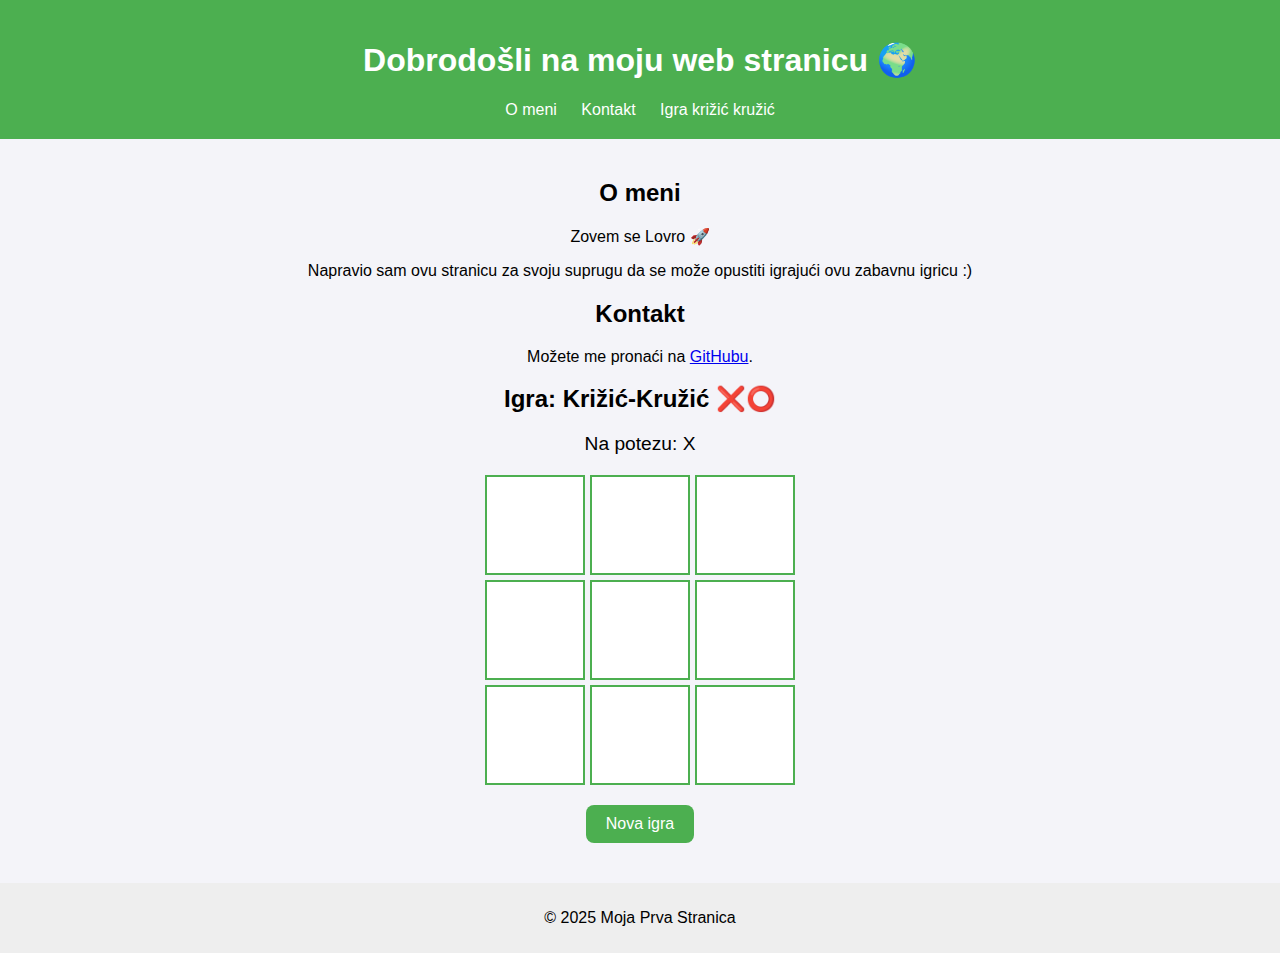
<file: index.html>
<!DOCTYPE html>
<html lang="hr">
<head>
  <meta charset="UTF-8" />
  <meta name="viewport" content="width=device-width, initial-scale=1.0" />
  <title>Križić Kružić antistres igrica</title>
  <style>
    body {
      font-family: Arial, sans-serif;
      background: #f4f4f9;
      margin: 0;
      padding: 0;
      text-align: center;
    }

    header {
      background: #4CAF50;
      color: white;
      padding: 20px;
    }

    nav a {
      margin: 0 10px;
      color: white;
      text-decoration: none;
    }

    main {
      padding: 20px;
    }

    /* Stil za igru */
    .board {
      display: grid;
      grid-template-columns: repeat(3, 100px);
      grid-template-rows: repeat(3, 100px);
      gap: 5px;
      justify-content: center;
      margin: 20px auto;
    }

    .cell {
      background: white;
      border: 2px solid #4CAF50;
      font-size: 2rem;
      display: flex;
      justify-content: center;
      align-items: center;
      cursor: pointer;
    }

    .cell.taken {
      cursor: not-allowed;
      background: #eee;
    }

    #status {
      font-size: 1.2rem;
      margin: 15px 0;
    }

    button {
      padding: 10px 20px;
      border: none;
      background: #4CAF50;
      color: white;
      font-size: 1rem;
      border-radius: 8px;
      cursor: pointer;
    }

    button:hover {
      background: #45a049;
    }

    footer {
      background: #eee;
      padding: 10px;
      margin-top: 20px;
    }
  </style>
</head>
<body>
  <header>
    <h1>Dobrodošli na moju web stranicu 🌍</h1>
    <nav>
      <a href="#about">O meni</a>
      <a href="#contact">Kontakt</a>
      <a href="#game">Igra križić kružić</a>
    </nav>
  </header>

  <main>
    <section id="about">
      <h2>O meni</h2>
      <p>Zovem se Lovro 🚀</p>
      <p>Napravio sam ovu stranicu za svoju suprugu da se može opustiti igrajući ovu zabavnu igricu :)</p>
    </section>

    <section id="contact">
      <h2>Kontakt</h2>
      <p>Možete me pronaći na <a href="https://github.com/">GitHubu</a>.</p>
    </section>

    <section id="game">
      <h2>Igra: Križić-Kružić ❌⭕</h2>
      <div id="status">Na potezu: X</div>
      <div class="board" id="board"></div>
      <button onclick="resetGame()">Nova igra</button>
    </section>
  </main>

  <footer>
    <p>© 2025 Moja Prva Stranica</p>
  </footer>

  <script>
    const board = document.getElementById("board");
    const statusText = document.getElementById("status");
    let currentPlayer = "X";
    let gameActive = true;
    let cells = Array(9).fill("");

    // Kreiraj 9 polja
    for (let i = 0; i < 9; i++) {
      const cell = document.createElement("div");
      cell.classList.add("cell");
      cell.addEventListener("click", () => makeMove(i, cell));
      board.appendChild(cell);
    }

    function makeMove(index, cell) {
      if (!gameActive || cells[index] !== "") return;
      cells[index] = currentPlayer;
      cell.textContent = currentPlayer;
      cell.classList.add("taken");

      if (checkWinner()) {
        statusText.textContent = `Pobjednik: ${currentPlayer}! 🎉`;
        gameActive = false;
        return;
      }

      if (!cells.includes("")) {
        statusText.textContent = "Neriješeno! 🤝";
        gameActive = false;
        return;
      }

      currentPlayer = currentPlayer === "X" ? "O" : "X";
      statusText.textContent = `Na potezu: ${currentPlayer}`;
    }

    function checkWinner() {
      const winPatterns = [
        [0,1,2], [3,4,5], [6,7,8], // redovi
        [0,3,6], [1,4,7], [2,5,8], // kolone
        [0,4,8], [2,4,6]           // dijagonale
      ];
      return winPatterns.some(pattern => {
        return pattern.every(i => cells[i] === currentPlayer);
      });
    }

    function resetGame() {
      cells = Array(9).fill("");
      board.innerHTML = "";
      gameActive = true;
      currentPlayer = "X";
      statusText.textContent = `Na potezu: ${currentPlayer}`;

      for (let i = 0; i < 9; i++) {
        const cell = document.createElement("div");
        cell.classList.add("cell");
        cell.addEventListener("click", () => makeMove(i, cell));
        board.appendChild(cell);
      }
    }
  </script>
</body>
</html>
</file>
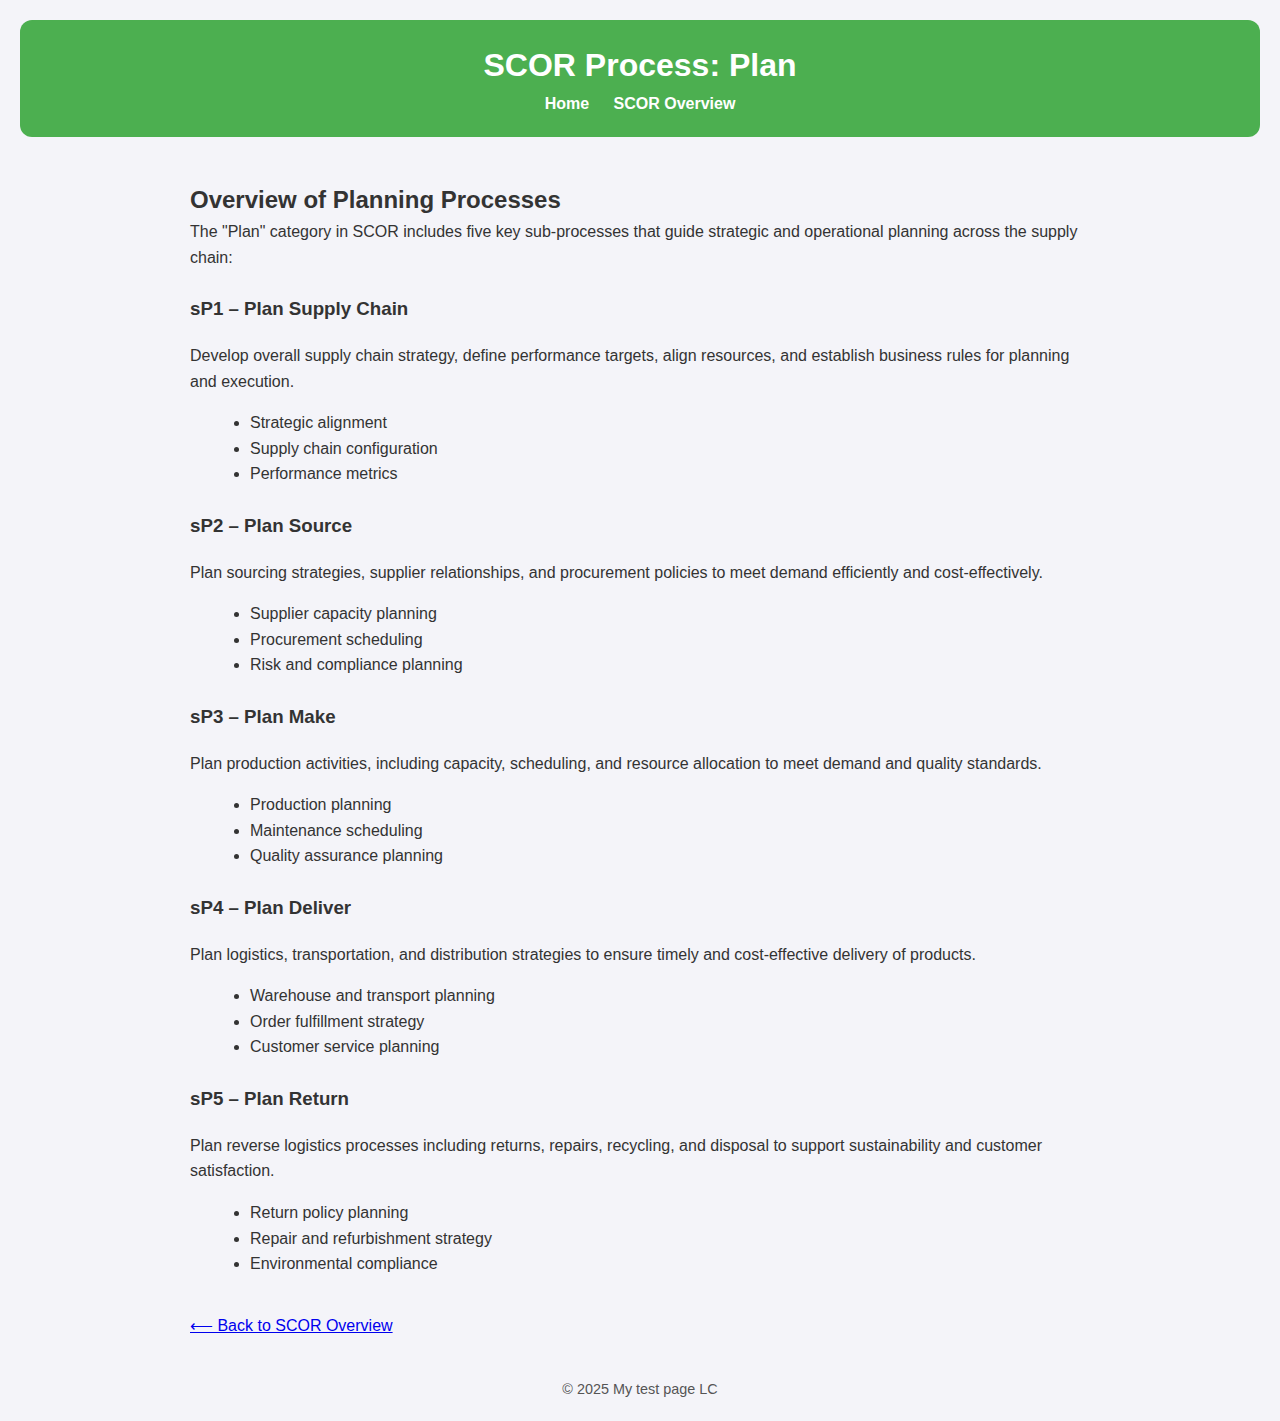
<file: plan.html>
<!DOCTYPE html>
<html lang="en">
<head>
  <meta charset="UTF-8" />
  <meta name="viewport" content="width=device-width, initial-scale=1.0" />
  <title>SCOR – Plan Processes</title>
  <link rel="stylesheet" href="style.css" />
  <style>
    .content { max-width: 900px; margin: 0 auto; padding: 20px; }
    .back { margin-top: 20px; display: inline-block; }
    h2, h3 { margin-top: 24px; }
    ul { margin-left: 20px; }
  </style>
</head>
<body>
  <header>
    <h1>SCOR Process: Plan</h1>
    <nav>
      <a href="index.html">Home</a>
      <a href="scor.html">SCOR Overview</a>
    </nav>
  </header>

  <main class="content">
    <h2>Overview of Planning Processes</h2>
    <p>The "Plan" category in SCOR includes five key sub-processes that guide strategic and operational planning across the supply chain:</p>

    <h3>sP1 – Plan Supply Chain</h3>
    <p>Develop overall supply chain strategy, define performance targets, align resources, and establish business rules for planning and execution.</p>
    <ul>
      <li>Strategic alignment</li>
      <li>Supply chain configuration</li>
      <li>Performance metrics</li>
    </ul>

    <h3>sP2 – Plan Source</h3>
    <p>Plan sourcing strategies, supplier relationships, and procurement policies to meet demand efficiently and cost-effectively.</p>
    <ul>
      <li>Supplier capacity planning</li>
      <li>Procurement scheduling</li>
      <li>Risk and compliance planning</li>
    </ul>

    <h3>sP3 – Plan Make</h3>
    <p>Plan production activities, including capacity, scheduling, and resource allocation to meet demand and quality standards.</p>
    <ul>
      <li>Production planning</li>
      <li>Maintenance scheduling</li>
      <li>Quality assurance planning</li>
    </ul>

    <h3>sP4 – Plan Deliver</h3>
    <p>Plan logistics, transportation, and distribution strategies to ensure timely and cost-effective delivery of products.</p>
    <ul>
      <li>Warehouse and transport planning</li>
      <li>Order fulfillment strategy</li>
      <li>Customer service planning</li>
    </ul>

    <h3>sP5 – Plan Return</h3>
    <p>Plan reverse logistics processes including returns, repairs, recycling, and disposal to support sustainability and customer satisfaction.</p>
    <ul>
      <li>Return policy planning</li>
      <li>Repair and refurbishment strategy</li>
      <li>Environmental compliance</li>
    </ul>

    <a class="back" href="scor.html">⟵ Back to SCOR Overview</a>
  </main>

  <footer>
    <p>© 2025 My test page LC</p>
  </footer>
</body>
</html>
</file>
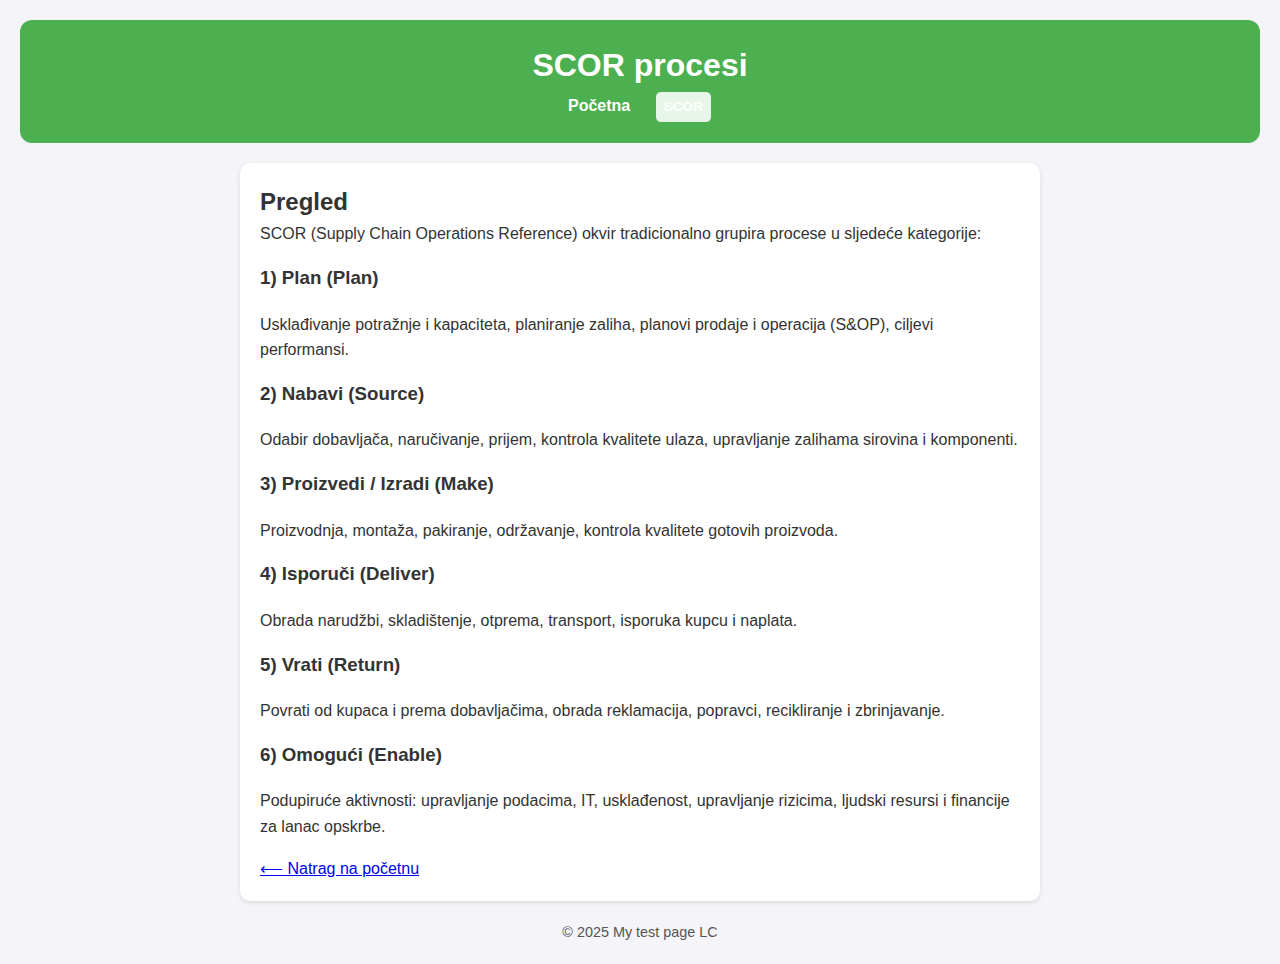
<file: scor.html>
<!DOCTYPE html>
<html lang="hr">
<head>
  <meta charset="UTF-8" />
  <meta name="viewport" content="width=device-width, initial-scale=1.0" />
  <title>SCOR procesi – sažetak</title>
  <link rel="stylesheet" href="style.css" />
  <style>
    .scor-list { max-width: 900px; margin: 0 auto; text-align: left; }
    .scor-list h3 { margin-top: 16px; }
    .tag { display:inline-block; padding:4px 8px; border-radius:6px; background:#e8f5e9; border:1px solid #4CAF50; font-size:.85rem; }
    .back { display:inline-block; margin-top: 16px; }
  </style>
</head>
<body>
  <header>
    <h1>SCOR procesi</h1>
    <nav>
      <a href="index.html">Početna</a>
      <a href="scor.html" class="tag">SCOR</a>
    </nav>
  </header>

  <main>
    <section class="scor-list">
      <h2>Pregled</h2>
      <p>
        SCOR (Supply Chain Operations Reference) okvir tradicionalno grupira procese u sljedeće kategorije:
      </p>

      <h3>1) Plan (Plan)</h3>
      <p>Usklađivanje potražnje i kapaciteta, planiranje zaliha, planovi prodaje i operacija (S&OP), ciljevi performansi.</p>

      <h3>2) Nabavi (Source)</h3>
      <p>Odabir dobavljača, naručivanje, prijem, kontrola kvalitete ulaza, upravljanje zalihama sirovina i komponenti.</p>

      <h3>3) Proizvedi / Izradi (Make)</h3>
      <p>Proizvodnja, montaža, pakiranje, održavanje, kontrola kvalitete gotovih proizvoda.</p>

      <h3>4) Isporuči (Deliver)</h3>
      <p>Obrada narudžbi, skladištenje, otprema, transport, isporuka kupcu i naplata.</p>

      <h3>5) Vrati (Return)</h3>
      <p>Povrati od kupaca i prema dobavljačima, obrada reklamacija, popravci, recikliranje i zbrinjavanje.</p>

      <h3>6) Omogući (Enable)</h3>
      <p>Podupiruće aktivnosti: upravljanje podacima, IT, usklađenost, upravljanje rizicima, ljudski resursi i financije za lanac opskrbe.</p>

      <p class="back"><a href="index.html">⟵ Natrag na početnu</a></p>
    </section>
  </main>

  <footer>
    <p>© 2025 My test page LC</p>
  </footer>
</body>
</html>
</file>
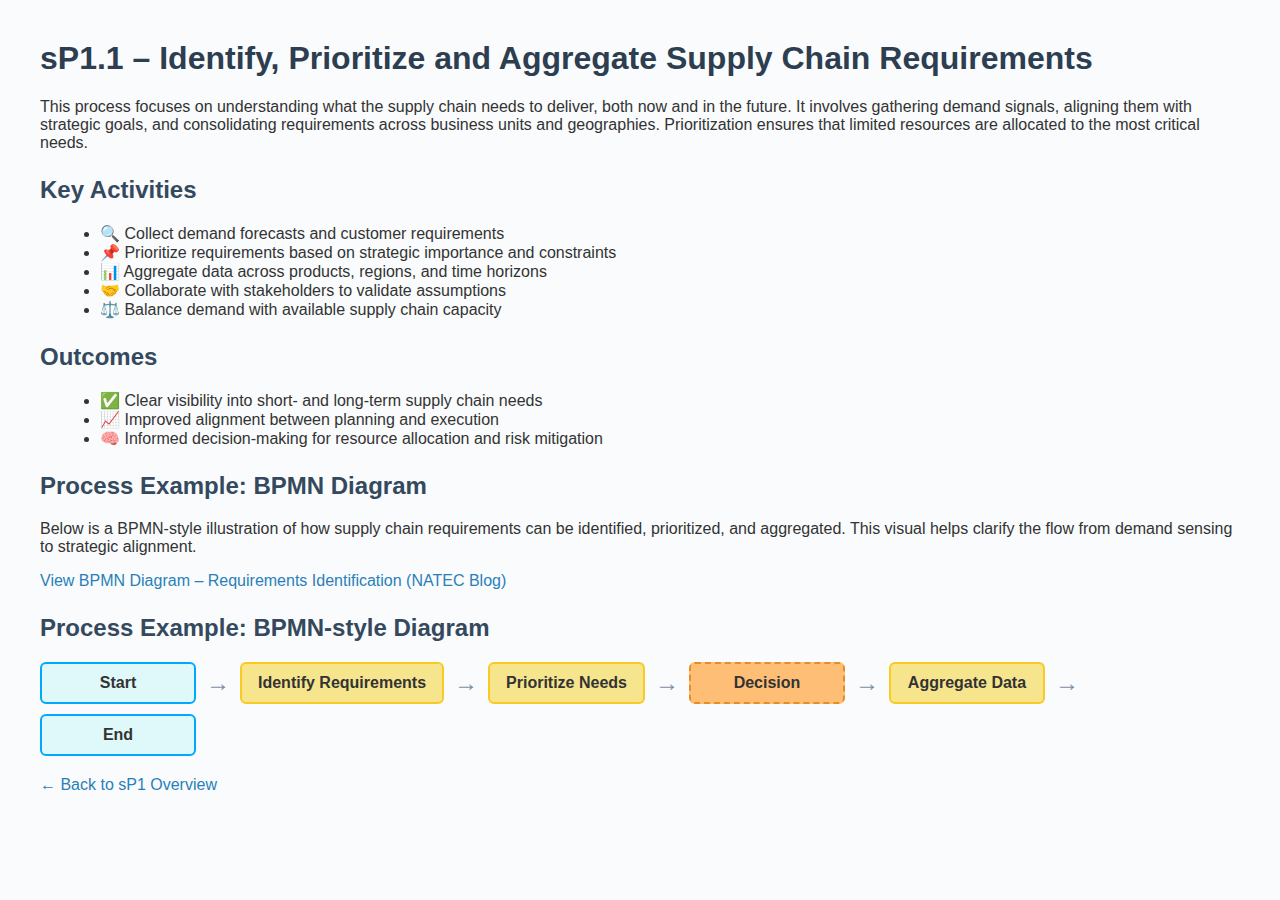
<file: sP1.1.html>
<!DOCTYPE html>
<html lang="en">
<head>
  <meta charset="UTF-8" />
  <meta name="viewport" content="width=device-width, initial-scale=1.0" />
  <title>sP1.1 – Identify, Prioritize and Aggregate Supply Chain Requirements</title>
  <style>
    body {
      font-family: 'Segoe UI', Tahoma, Geneva, Verdana, sans-serif;
      margin: 40px;
      background-color: #f9fbfc;
      color: #333;
    }
    h1 {
      color: #2c3e50;
    }
    h2 {
      margin-top: 24px;
      color: #34495e;
    }
    ul {
      margin-left: 20px;
    }
    a {
      color: #2980b9;
      text-decoration: none;
    }
    a:hover {
      text-decoration: underline;
    }
    .back-link {
      margin-top: 20px;
      display: inline-block;
    } 
    .bpmn-diagram {
  display: flex;
  align-items: center;
  flex-wrap: wrap;
  gap: 10px;
  margin-top: 20px;
}

.bpmn-event, .bpmn-task, .bpmn-gateway {
  padding: 10px 16px;
  border-radius: 6px;
  font-weight: bold;
  text-align: center;
  min-width: 120px;
}

.bpmn-event {
  background-color: #dff9fb;
  border: 2px solid #00a8ff;
}

.bpmn-task {
  background-color: #f6e58d;
  border: 2px solid #f9ca24;
}

.bpmn-gateway {
  background-color: #ffbe76;
  border: 2px dashed #e58e26;
}

.bpmn-arrow {
  font-size: 24px;
  color: #7f8fa6;
}

  </style>
</head>
<body>

  <h1>sP1.1 – Identify, Prioritize and Aggregate Supply Chain Requirements</h1>

  <p>
    This process focuses on understanding what the supply chain needs to deliver, both now and in the future.
    It involves gathering demand signals, aligning them with strategic goals, and consolidating requirements across business units and geographies.
    Prioritization ensures that limited resources are allocated to the most critical needs.
  </p>

  <h2>Key Activities</h2>
  <ul>
    <li>🔍 Collect demand forecasts and customer requirements</li>
    <li>📌 Prioritize requirements based on strategic importance and constraints</li>
    <li>📊 Aggregate data across products, regions, and time horizons</li>
    <li>🤝 Collaborate with stakeholders to validate assumptions</li>
    <li>⚖️ Balance demand with available supply chain capacity</li>
  </ul>

  <h2>Outcomes</h2>
  <ul>
    <li>✅ Clear visibility into short- and long-term supply chain needs</li>
    <li>📈 Improved alignment between planning and execution</li>
    <li>🧠 Informed decision-making for resource allocation and risk mitigation</li>
  </ul>

  <h2>Process Example: BPMN Diagram</h2>
<p>
  Below is a BPMN-style illustration of how supply chain requirements can be identified, prioritized, and aggregated. 
  This visual helps clarify the flow from demand sensing to strategic alignment.
</p>

<p>
  <a href="https://blog.natec.tech/bpmn-in-the-framework-of-requirements-identification-holistic-360-view-of-the-project/" target="_blank">
    View BPMN Diagram – Requirements Identification (NATEC Blog)
  </a>
</p>

  <h2>Process Example: BPMN-style Diagram</h2>
<div class="bpmn-diagram">
  <div class="bpmn-event">Start</div>
  <div class="bpmn-arrow">→</div>
  <div class="bpmn-task">Identify Requirements</div>
  <div class="bpmn-arrow">→</div>
  <div class="bpmn-task">Prioritize Needs</div>
  <div class="bpmn-arrow">→</div>
  <div class="bpmn-gateway">Decision</div>
  <div class="bpmn-arrow">→</div>
  <div class="bpmn-task">Aggregate Data</div>
  <div class="bpmn-arrow">→</div>
  <div class="bpmn-event">End</div>
</div>


  <a class="back-link" href="sP1.html">← Back to sP1 Overview</a>

</body>
</html>
</file>
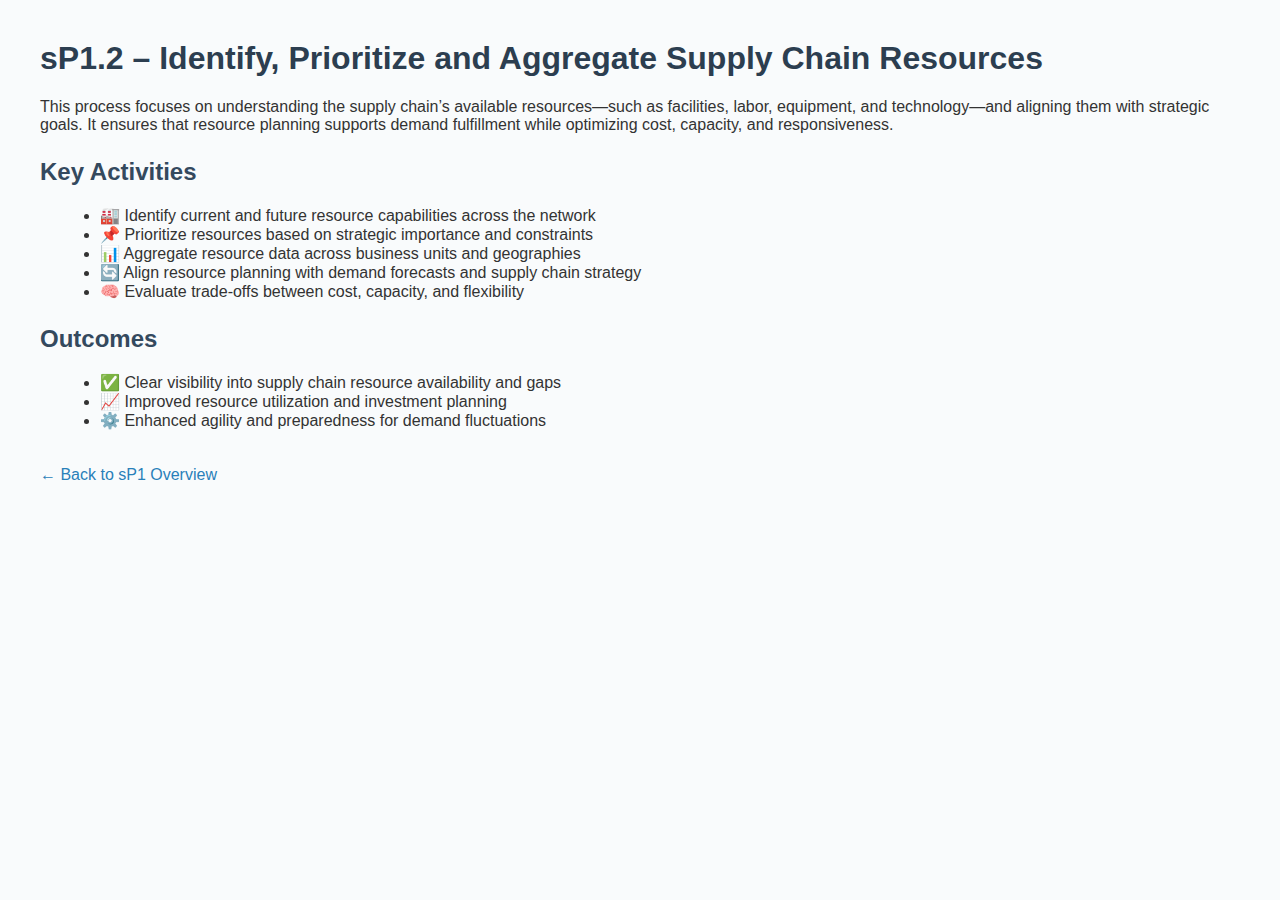
<file: sP1.2.html>
<!DOCTYPE html>
<html lang="en">
<head>
  <meta charset="UTF-8" />
  <meta name="viewport" content="width=device-width, initial-scale=1.0" />
  <title>sP1.2 – Identify, Prioritize and Aggregate Supply Chain Resources</title>
  <style>
    body {
      font-family: 'Segoe UI', Tahoma, Geneva, Verdana, sans-serif;
      margin: 40px;
      background-color: #f9fbfc;
      color: #333;
    }
    h1 {
      color: #2c3e50;
    }
    h2 {
      margin-top: 24px;
      color: #34495e;
    }
    ul {
      margin-left: 20px;
    }
    a {
      color: #2980b9;
      text-decoration: none;
    }
    a:hover {
      text-decoration: underline;
    }
    .back-link {
      margin-top: 20px;
      display: inline-block;
    }
  </style>
</head>
<body>

  <h1>sP1.2 – Identify, Prioritize and Aggregate Supply Chain Resources</h1>

  <p>
    This process focuses on understanding the supply chain’s available resources—such as facilities, labor, equipment, and technology—and aligning them with strategic goals.
    It ensures that resource planning supports demand fulfillment while optimizing cost, capacity, and responsiveness.
  </p>

  <h2>Key Activities</h2>
  <ul>
    <li>🏭 Identify current and future resource capabilities across the network</li>
    <li>📌 Prioritize resources based on strategic importance and constraints</li>
    <li>📊 Aggregate resource data across business units and geographies</li>
    <li>🔄 Align resource planning with demand forecasts and supply chain strategy</li>
    <li>🧠 Evaluate trade-offs between cost, capacity, and flexibility</li>
  </ul>

  <h2>Outcomes</h2>
  <ul>
    <li>✅ Clear visibility into supply chain resource availability and gaps</li>
    <li>📈 Improved resource utilization and investment planning</li>
    <li>⚙️ Enhanced agility and preparedness for demand fluctuations</li>
  </ul>

  <a class="back-link" href="sP1.html">← Back to sP1 Overview</a>

</body>
</html>
</file>
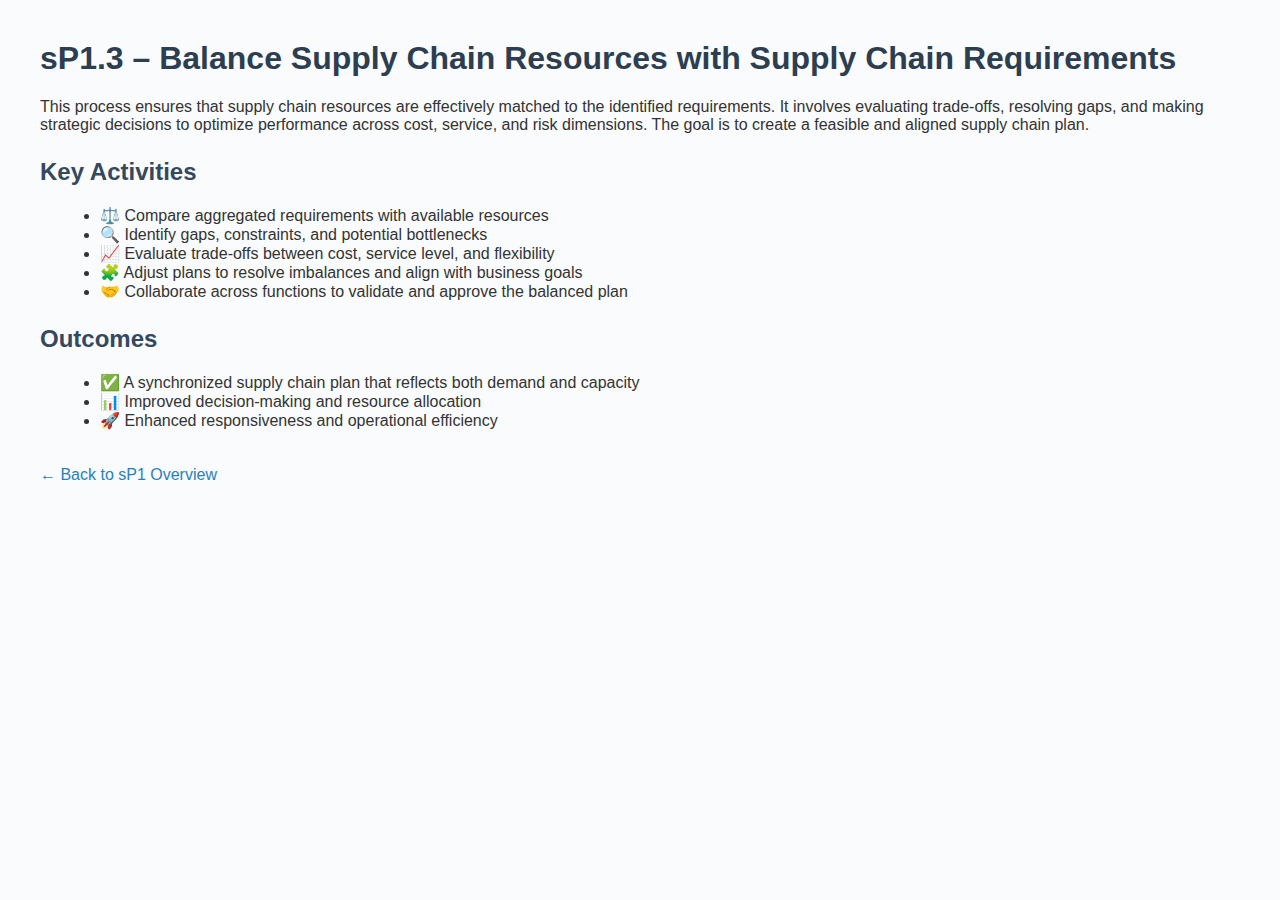
<file: sP1.3.html>
<!DOCTYPE html>
<html lang="en">
<head>
  <meta charset="UTF-8" />
  <meta name="viewport" content="width=device-width, initial-scale=1.0" />
  <title>sP1.3 – Balance Supply Chain Resources with SC Requirements</title>
  <style>
    body {
      font-family: 'Segoe UI', Tahoma, Geneva, Verdana, sans-serif;
      margin: 40px;
      background-color: #f9fbfc;
      color: #333;
    }
    h1 {
      color: #2c3e50;
    }
    h2 {
      margin-top: 24px;
      color: #34495e;
    }
    ul {
      margin-left: 20px;
    }
    a {
      color: #2980b9;
      text-decoration: none;
    }
    a:hover {
      text-decoration: underline;
    }
    .back-link {
      margin-top: 20px;
      display: inline-block;
    }
  </style>
</head>
<body>

  <h1>sP1.3 – Balance Supply Chain Resources with Supply Chain Requirements</h1>

  <p>
    This process ensures that supply chain resources are effectively matched to the identified requirements.
    It involves evaluating trade-offs, resolving gaps, and making strategic decisions to optimize performance across cost, service, and risk dimensions.
    The goal is to create a feasible and aligned supply chain plan.
  </p>

  <h2>Key Activities</h2>
  <ul>
    <li>⚖️ Compare aggregated requirements with available resources</li>
    <li>🔍 Identify gaps, constraints, and potential bottlenecks</li>
    <li>📈 Evaluate trade-offs between cost, service level, and flexibility</li>
    <li>🧩 Adjust plans to resolve imbalances and align with business goals</li>
    <li>🤝 Collaborate across functions to validate and approve the balanced plan</li>
  </ul>

  <h2>Outcomes</h2>
  <ul>
    <li>✅ A synchronized supply chain plan that reflects both demand and capacity</li>
    <li>📊 Improved decision-making and resource allocation</li>
    <li>🚀 Enhanced responsiveness and operational efficiency</li>
  </ul>

  <a class="back-link" href="sP1.html">← Back to sP1 Overview</a>

</body>
</html>
</file>
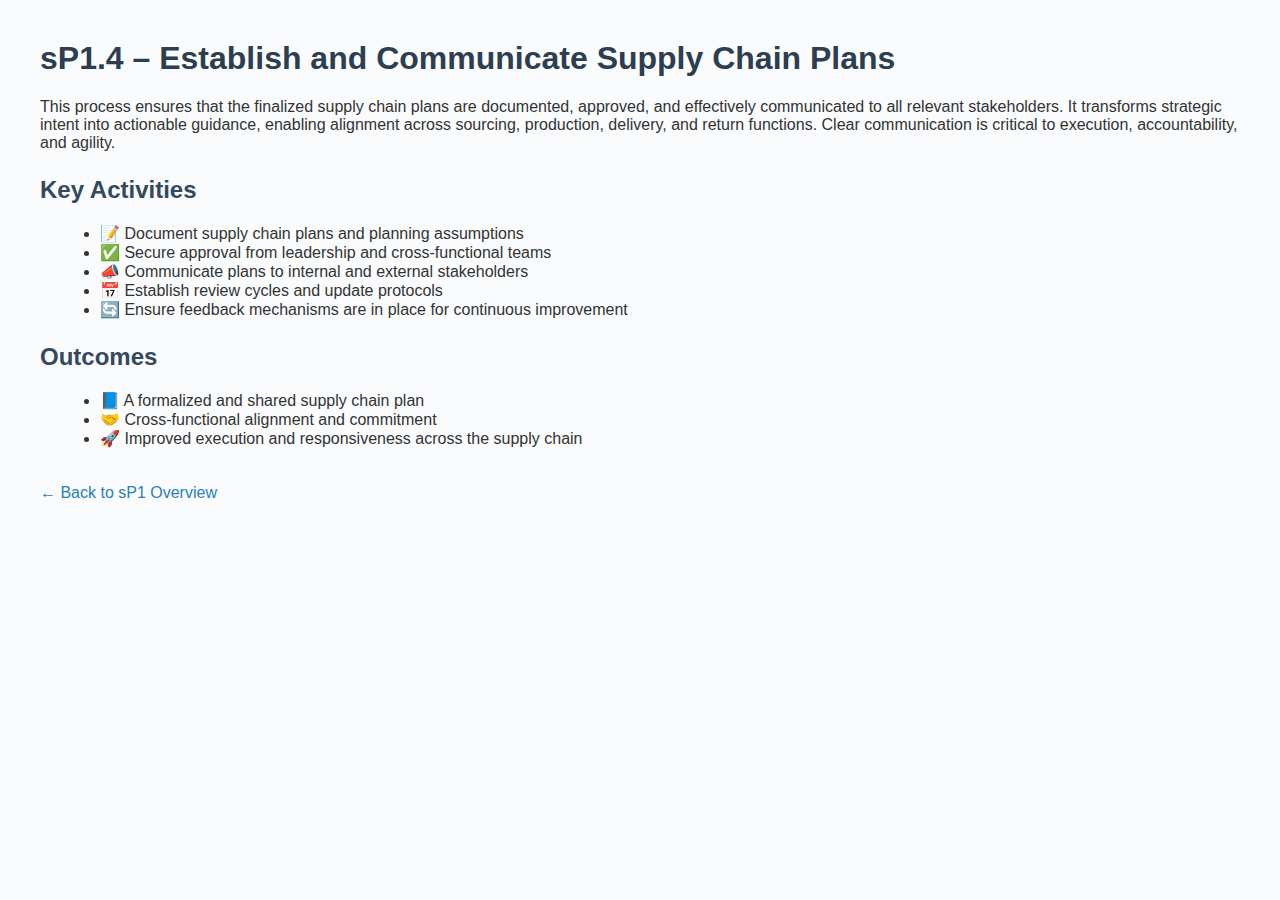
<file: sP1.4.html>
<!DOCTYPE html>
<html lang="en">
<head>
  <meta charset="UTF-8" />
  <meta name="viewport" content="width=device-width, initial-scale=1.0" />
  <title>sP1.4 – Establish and Communicate Supply Chain Plans</title>
  <style>
    body {
      font-family: 'Segoe UI', Tahoma, Geneva, Verdana, sans-serif;
      margin: 40px;
      background-color: #f9fbfc;
      color: #333;
    }
    h1 {
      color: #2c3e50;
    }
    h2 {
      margin-top: 24px;
      color: #34495e;
    }
    ul {
      margin-left: 20px;
    }
    a {
      color: #2980b9;
      text-decoration: none;
    }
    a:hover {
      text-decoration: underline;
    }
    .back-link {
      margin-top: 20px;
      display: inline-block;
    }
  </style>
</head>
<body>

  <h1>sP1.4 – Establish and Communicate Supply Chain Plans</h1>

  <p>
    This process ensures that the finalized supply chain plans are documented, approved, and effectively communicated to all relevant stakeholders.
    It transforms strategic intent into actionable guidance, enabling alignment across sourcing, production, delivery, and return functions.
    Clear communication is critical to execution, accountability, and agility.
  </p>

  <h2>Key Activities</h2>
  <ul>
    <li>📝 Document supply chain plans and planning assumptions</li>
    <li>✅ Secure approval from leadership and cross-functional teams</li>
    <li>📣 Communicate plans to internal and external stakeholders</li>
    <li>📅 Establish review cycles and update protocols</li>
    <li>🔄 Ensure feedback mechanisms are in place for continuous improvement</li>
  </ul>

  <h2>Outcomes</h2>
  <ul>
    <li>📘 A formalized and shared supply chain plan</li>
    <li>🤝 Cross-functional alignment and commitment</li>
    <li>🚀 Improved execution and responsiveness across the supply chain</li>
  </ul>

  <a class="back-link" href="sP1.html">← Back to sP1 Overview</a>

</body>
</html>
</file>
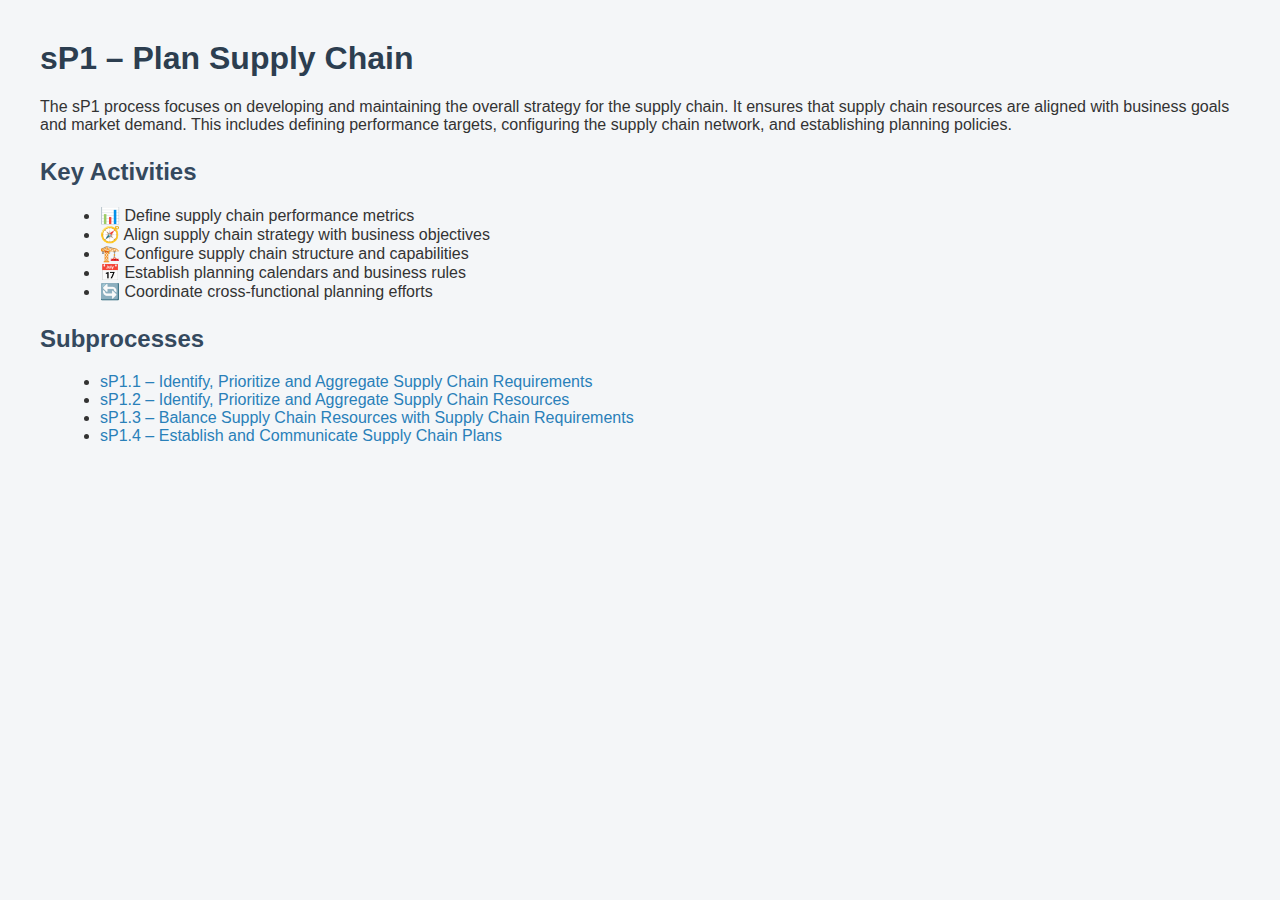
<file: sP1.html>
<!DOCTYPE html>
<html lang="en">
<head>
  <meta charset="UTF-8" />
  <meta name="viewport" content="width=device-width, initial-scale=1.0" />
  <title>sP1 – Plan Supply Chain</title>
  <style>
    body {
      font-family: Arial, sans-serif;
      margin: 40px;
      background-color: #f4f6f8;
      color: #333;
    }
    h1 {
      color: #2c3e50;
    }
    h2 {
      margin-top: 24px;
      color: #34495e;
    }
    ul {
      margin-left: 20px;
    }
    a {
      color: #2980b9;
      text-decoration: none;
    }
    a:hover {
      text-decoration: underline;
    }
    .subprocess-list {
      margin-top: 20px;
    }
  </style>
</head>
<body>

  <h1>sP1 – Plan Supply Chain</h1>

  <p>
    The sP1 process focuses on developing and maintaining the overall strategy for the supply chain.
    It ensures that supply chain resources are aligned with business goals and market demand.
    This includes defining performance targets, configuring the supply chain network, and establishing planning policies.
  </p>

  <h2>Key Activities</h2>
  <ul>
    <li>📊 Define supply chain performance metrics</li>
    <li>🧭 Align supply chain strategy with business objectives</li>
    <li>🏗️ Configure supply chain structure and capabilities</li>
    <li>📅 Establish planning calendars and business rules</li>
    <li>🔄 Coordinate cross-functional planning efforts</li>
  </ul>

  <h2>Subprocesses</h2>
  <ul class="subprocess-list">
    <li><a href="sP1.1.html">sP1.1 – Identify, Prioritize and Aggregate Supply Chain Requirements</a></li>
    <li><a href="sP1.2.html">sP1.2 – Identify, Prioritize and Aggregate Supply Chain Resources</a></li>
    <li><a href="sP1.3.html">sP1.3 – Balance Supply Chain Resources with Supply Chain Requirements</a></li>
    <li><a href="sP1.4.html">sP1.4 – Establish and Communicate Supply Chain Plans</a></li>
  </ul>

</body>
</html>
</file>
<file: style.css>
/* Reset osnovnog stila */
body, h1, h2, p, a {
  margin: 0;
  padding: 0;
  font-family: Arial, sans-serif;
}

body {
  background: #f4f4f9;
  color: #333;
  line-height: 1.6;
  padding: 20px;
}

header {
  text-align: center;
  padding: 20px;
  background: #4CAF50;
  color: white;
  border-radius: 12px;
}

nav a {
  margin: 0 10px;
  color: white;
  text-decoration: none;
  font-weight: bold;
}

nav a:hover {
  text-decoration: underline;
}

main {
  margin: 20px auto;
  max-width: 800px;
}

section {
  margin-bottom: 30px;
  padding: 20px;
  background: white;
  border-radius: 10px;
  box-shadow: 0 2px 5px rgba(0,0,0,0.1);
}

footer {
  text-align: center;
  margin-top: 20px;
  font-size: 0.9rem;
  color: #555;
}
</file>
